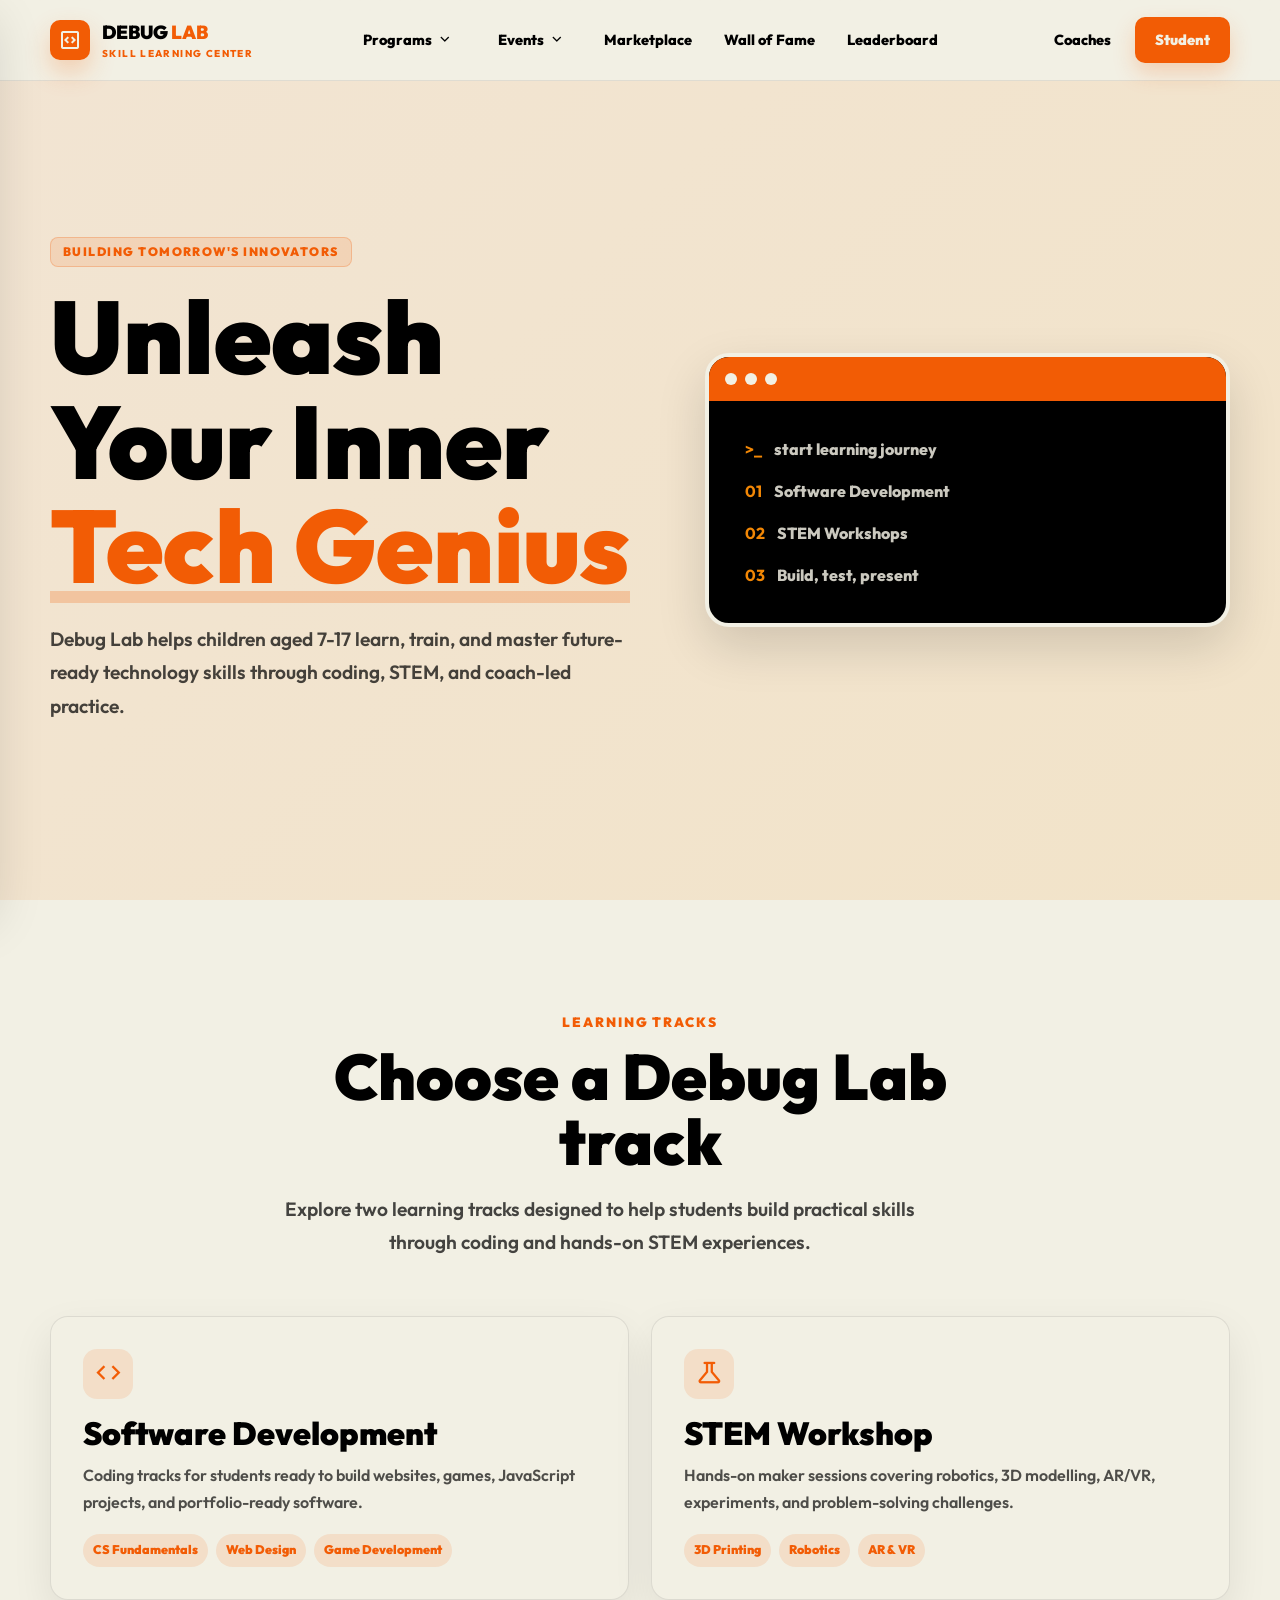
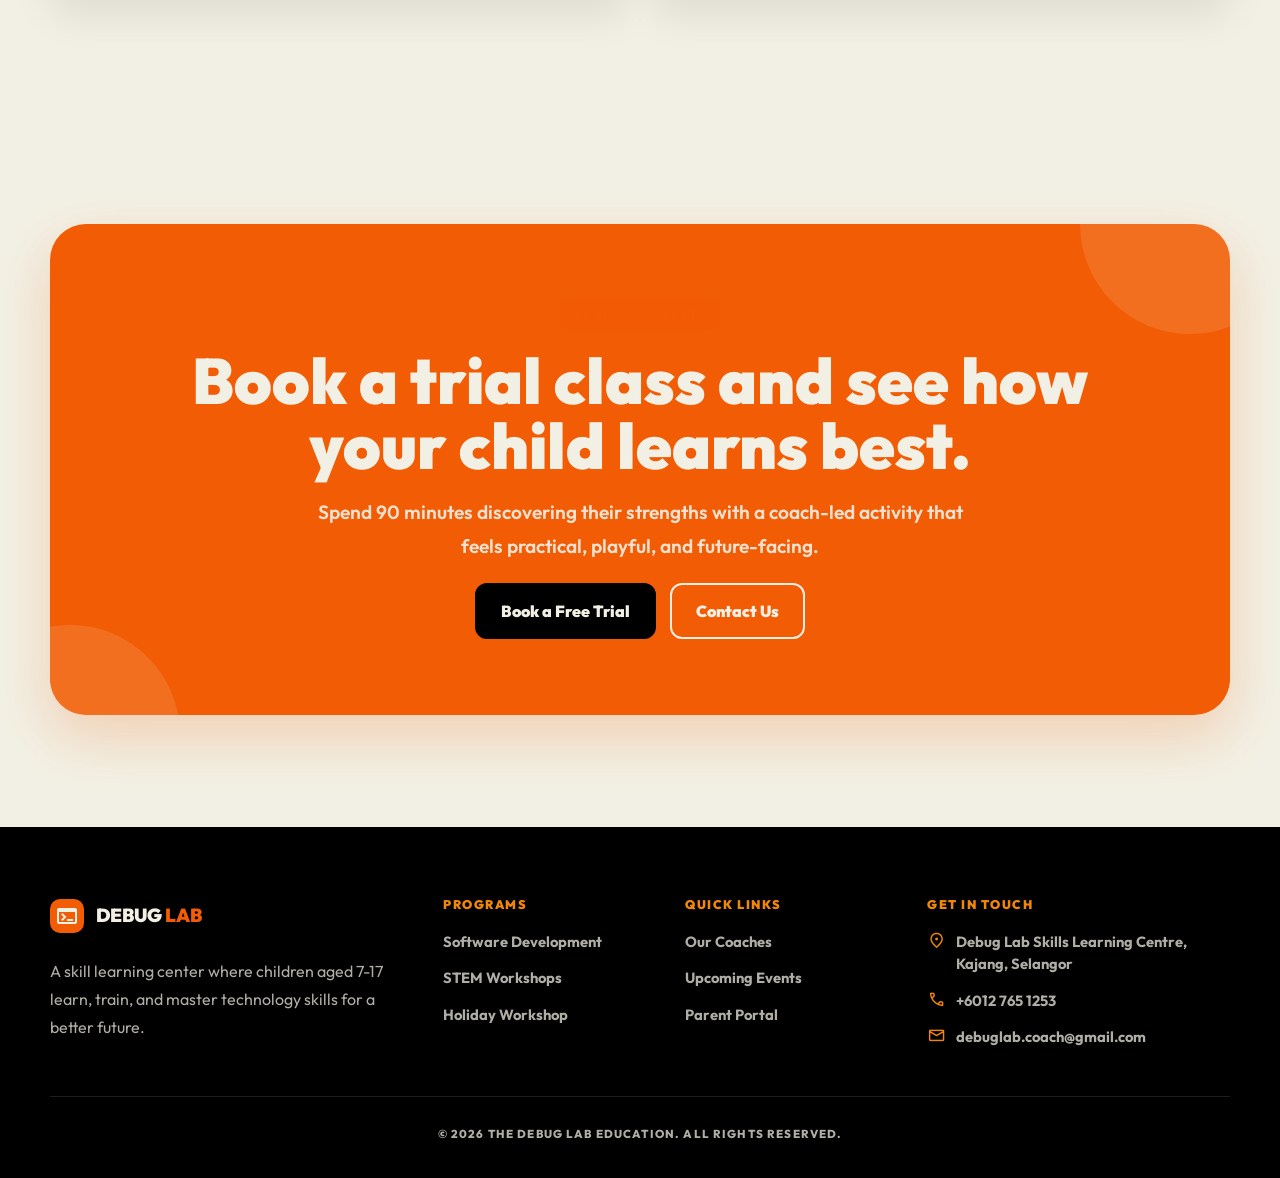
<file: index.html>
<!DOCTYPE html>
<html lang="en">
  <head>
    <meta charset="UTF-8" />
    <meta name="viewport" content="width=device-width, initial-scale=1.0" />
    <meta name="description" content="Debug Lab skill learning center pages for software development and STEM workshops." />
    <title>Debug Lab | Skill Learning Center</title>
    <link rel="preconnect" href="https://fonts.googleapis.com" />
    <link rel="preconnect" href="https://fonts.gstatic.com" crossorigin />
    <link href="https://fonts.googleapis.com/css2?family=Outfit:wght@400;500;600;700;800;900&display=swap" rel="stylesheet" />
    <link href="https://fonts.googleapis.com/css2?family=Material+Symbols+Outlined:wght@400;600;700&display=swap" rel="stylesheet" />
    <link rel="stylesheet" href="assets/css/style.css" />
  </head>
  <body>
    <div class="mobile-overlay" data-menu-overlay></div>
    <aside class="mobile-drawer" aria-label="Mobile navigation">
      <div class="drawer-head">
        <a class="brand" href="index.html" aria-label="Debug Lab home">
          <span class="brand-mark material-symbols-outlined" aria-hidden="true">code_blocks</span>
          <span>
            <strong class="brand-title">DEBUG <span>LAB</span></strong>
            <span class="brand-kicker">Skill Learning Center</span>
          </span>
        </a>
        <button class="drawer-close" type="button" data-menu-close aria-label="Close menu">
          <span class="material-symbols-outlined" aria-hidden="true">close</span>
        </button>
      </div>
      <nav class="drawer-nav" aria-label="Mobile primary">
        <div class="drawer-section">
          <button class="drawer-toggle" type="button" data-drawer-toggle aria-expanded="false" aria-controls="mobile-programs">
            Programs
            <span class="material-symbols-outlined" aria-hidden="true">chevron_right</span>
          </button>
          <div class="drawer-submenu" id="mobile-programs">
            <a class="drawer-link" href="index.html"><span class="material-symbols-outlined" aria-hidden="true">precision_manufacturing</span>Holiday Workshop</a>
            <a class="drawer-link" href="software-development.html"><span class="material-symbols-outlined" aria-hidden="true">code</span>Software Development</a>
            <a class="drawer-link" href="stem-workshop.html"><span class="material-symbols-outlined" aria-hidden="true">science</span>STEM Workshops</a>
          </div>
        </div>
        <a class="drawer-link" href="https://www.thedebuglab.com/debug/coder/marketplace.php"><span class="material-symbols-outlined" aria-hidden="true">storefront</span>Marketplace</a>
        <a class="drawer-link" href="https://www.thedebuglab.com/debug/coder/walloffame.php"><span class="material-symbols-outlined" aria-hidden="true">workspace_premium</span>Wall of Fame</a>
        <a class="drawer-link" href="https://www.thedebuglab.com/debug/coder/leaderboard.php"><span class="material-symbols-outlined" aria-hidden="true">leaderboard</span>Leaderboard</a>
      </nav>
      <div class="drawer-actions">
        <a class="coach-link" href="https://www.thedebuglab.com/debug/coach/login.php">Coaches</a>
        <a class="student-button" href="https://www.thedebuglab.com/debug/search.php">Student</a>
      </div>
    </aside>

    <header class="site-header">
      <div class="nav-shell">
        <a class="brand" href="index.html" aria-label="Debug Lab home">
          <span class="brand-mark material-symbols-outlined" aria-hidden="true">code_blocks</span>
          <span>
            <strong class="brand-title">DEBUG <span>LAB</span></strong>
            <span class="brand-kicker">Skill Learning Center</span>
          </span>
        </a>
        <nav class="desktop-nav" aria-label="Primary navigation">
          <div class="nav-group">
            <button class="nav-trigger" type="button">
              Programs
              <span class="material-symbols-outlined" aria-hidden="true">expand_more</span>
            </button>
            <div class="nav-dropdown">
              <a class="dropdown-link" href="index.html">
                <span class="dropdown-icon material-symbols-outlined" aria-hidden="true">precision_manufacturing</span>
                <span class="dropdown-text">Holiday Workshop</span>
              </a>
              <a class="dropdown-link" href="software-development.html">
                <span class="dropdown-icon material-symbols-outlined" aria-hidden="true">code</span>
                <span class="dropdown-text">Software Development</span>
              </a>
              <a class="dropdown-link" href="stem-workshop.html">
                <span class="dropdown-icon material-symbols-outlined" aria-hidden="true">science</span>
                <span class="dropdown-text">STEM Workshops</span>
              </a>
            </div>
          </div>
          <div class="nav-group">
            <button class="nav-trigger" type="button">
              Events
              <span class="material-symbols-outlined" aria-hidden="true">expand_more</span>
            </button>
            <div class="nav-dropdown">
              <a class="dropdown-link" href="https://www.thedebuglab.com/debug/index.html">
                <span class="dropdown-icon material-symbols-outlined" aria-hidden="true">calendar_month</span>
                <span class="dropdown-text">Upcoming Events</span>
              </a>
              <a class="dropdown-link" href="https://www.thedebuglab.com/debug/index.html">
                <span class="dropdown-icon material-symbols-outlined" aria-hidden="true">trophy</span>
                <span class="dropdown-text">Competitions</span>
              </a>
            </div>
          </div>
          <a class="nav-link" href="https://www.thedebuglab.com/debug/coder/marketplace.php">Marketplace</a>
          <a class="nav-link" href="https://www.thedebuglab.com/debug/coder/walloffame.php">Wall of Fame</a>
          <a class="nav-link" href="https://www.thedebuglab.com/debug/coder/leaderboard.php">Leaderboard</a>
        </nav>
        <div class="nav-actions">
          <a class="coach-link" href="https://www.thedebuglab.com/debug/coach/login.php">Coaches</a>
          <a class="student-button" href="https://www.thedebuglab.com/debug/search.php">Student</a>
          <button class="menu-button" type="button" data-menu-open aria-label="Open menu" aria-expanded="false">
            <span class="material-symbols-outlined" aria-hidden="true">menu</span>
          </button>
        </div>
      </div>
    </header>

    <main class="page">
      <section class="hero">
        <div class="container hero-grid">
          <div class="hero-copy">
            <p class="eyebrow">Building Tomorrow's Innovators</p>
            <h1>Unleash Your Inner <span class="text-accent">Tech Genius</span></h1>
            <p class="lead">
              Debug Lab helps children aged 7-17 learn, train, and master future-ready technology skills through coding, STEM, and coach-led practice.
            </p>
          </div>
          <div class="hero-visual" aria-label="Debug Lab learning preview">
            <div class="hero-card">
              <div class="terminal-bar"><span class="terminal-dot"></span><span class="terminal-dot"></span><span class="terminal-dot"></span></div>
              <div class="terminal-body">
                <div class="code-line"><strong>&gt;_</strong><span>start learning journey</span></div>
                <div class="code-line"><strong>01</strong><span>Software Development</span></div>
                <div class="code-line"><strong>02</strong><span>STEM Workshops</span></div>
                <div class="code-line"><strong>03</strong><span>Build, test, present</span></div>
              </div>
            </div>
          </div>
        </div>
      </section>

      <section class="section">
        <div class="container">
          <div class="section-heading center">
            <p class="section-kicker">LEARNING TRACKS</p>
            <h2>Choose a Debug Lab track</h2>
            <p class="lead">Explore two learning tracks designed to help students build practical skills through coding and hands-on STEM experiences.</p>
          </div>
          <div class="grid grid--two">
            <a class="card track-card" href="software-development.html">
              <span class="card-icon material-symbols-outlined" aria-hidden="true">code</span>
              <h3>Software Development</h3>
              <p class="muted">Coding tracks for students ready to build websites, games, JavaScript projects, and portfolio-ready software.</p>
              <ul class="tag-list"><li>CS Fundamentals</li><li>Web Design</li><li>Game Development</li></ul>
            </a>
            <a class="card track-card" href="stem-workshop.html">
              <span class="card-icon material-symbols-outlined" aria-hidden="true">science</span>
              <h3>STEM Workshop</h3>
              <p class="muted">Hands-on maker sessions covering robotics, 3D modelling, AR/VR, experiments, and problem-solving challenges.</p>
              <ul class="tag-list"><li>3D Printing</li><li>Robotics</li><li>AR & VR</li></ul>
            </a>
          </div>
        </div>
      </section>

      <section class="section">
        <div class="container">
          <div class="cta-band">
            <p class="eyebrow">Ready to start?</p>
            <h2>Book a trial class and see how your child learns best.</h2>
            <p class="lead">Spend 90 minutes discovering their strengths with a coach-led activity that feels practical, playful, and future-facing.</p>
            <div class="button-row">
              <a class="button" href="https://forms.gle/2V9yJhV2zKYsVjnz5">Book a Free Trial</a>
              <a class="button button--secondary" href="https://wasap.my/60127651253">Contact Us</a>
            </div>
          </div>
        </div>
      </section>
    </main>

    <footer class="site-footer">
      <div class="footer-grid">
        <div>
          <div class="footer-brand">
            <span class="brand-mark material-symbols-outlined" aria-hidden="true">terminal</span>
            <strong class="brand-title">DEBUG <span>LAB</span></strong>
          </div>
          <p class="footer-copy">A skill learning center where children aged 7-17 learn, train, and master technology skills for a better future.</p>
        </div>
        <div>
          <h2 class="footer-title">Programs</h2>
          <ul class="footer-list">
            <li><a href="software-development.html">Software Development</a></li>
            <li><a href="stem-workshop.html">STEM Workshops</a></li>
            <li><a href="index.html">Holiday Workshop</a></li>
          </ul>
        </div>
        <div>
          <h2 class="footer-title">Quick Links</h2>
          <ul class="footer-list">
            <li><a href="https://www.thedebuglab.com/debug/index.html">Our Coaches</a></li>
            <li><a href="https://www.thedebuglab.com/debug/index.html">Upcoming Events</a></li>
            <li><a href="https://www.thedebuglab.com/debug/search.php">Parent Portal</a></li>
          </ul>
        </div>
        <div>
          <h2 class="footer-title">Get In Touch</h2>
          <ul class="footer-list">
            <li><span class="material-symbols-outlined" aria-hidden="true">location_on</span><span>Debug Lab Skills Learning Centre, Kajang, Selangor</span></li>
            <li><span class="material-symbols-outlined" aria-hidden="true">call</span><span>+6012 765 1253</span></li>
            <li><span class="material-symbols-outlined" aria-hidden="true">mail</span><span>debuglab.coach@gmail.com</span></li>
          </ul>
        </div>
      </div>
      <div class="footer-bottom">© 2026 The Debug Lab Education. All rights reserved.</div>
    </footer>

    <script src="assets/js/script.js"></script>
  </body>
</html>
</file>
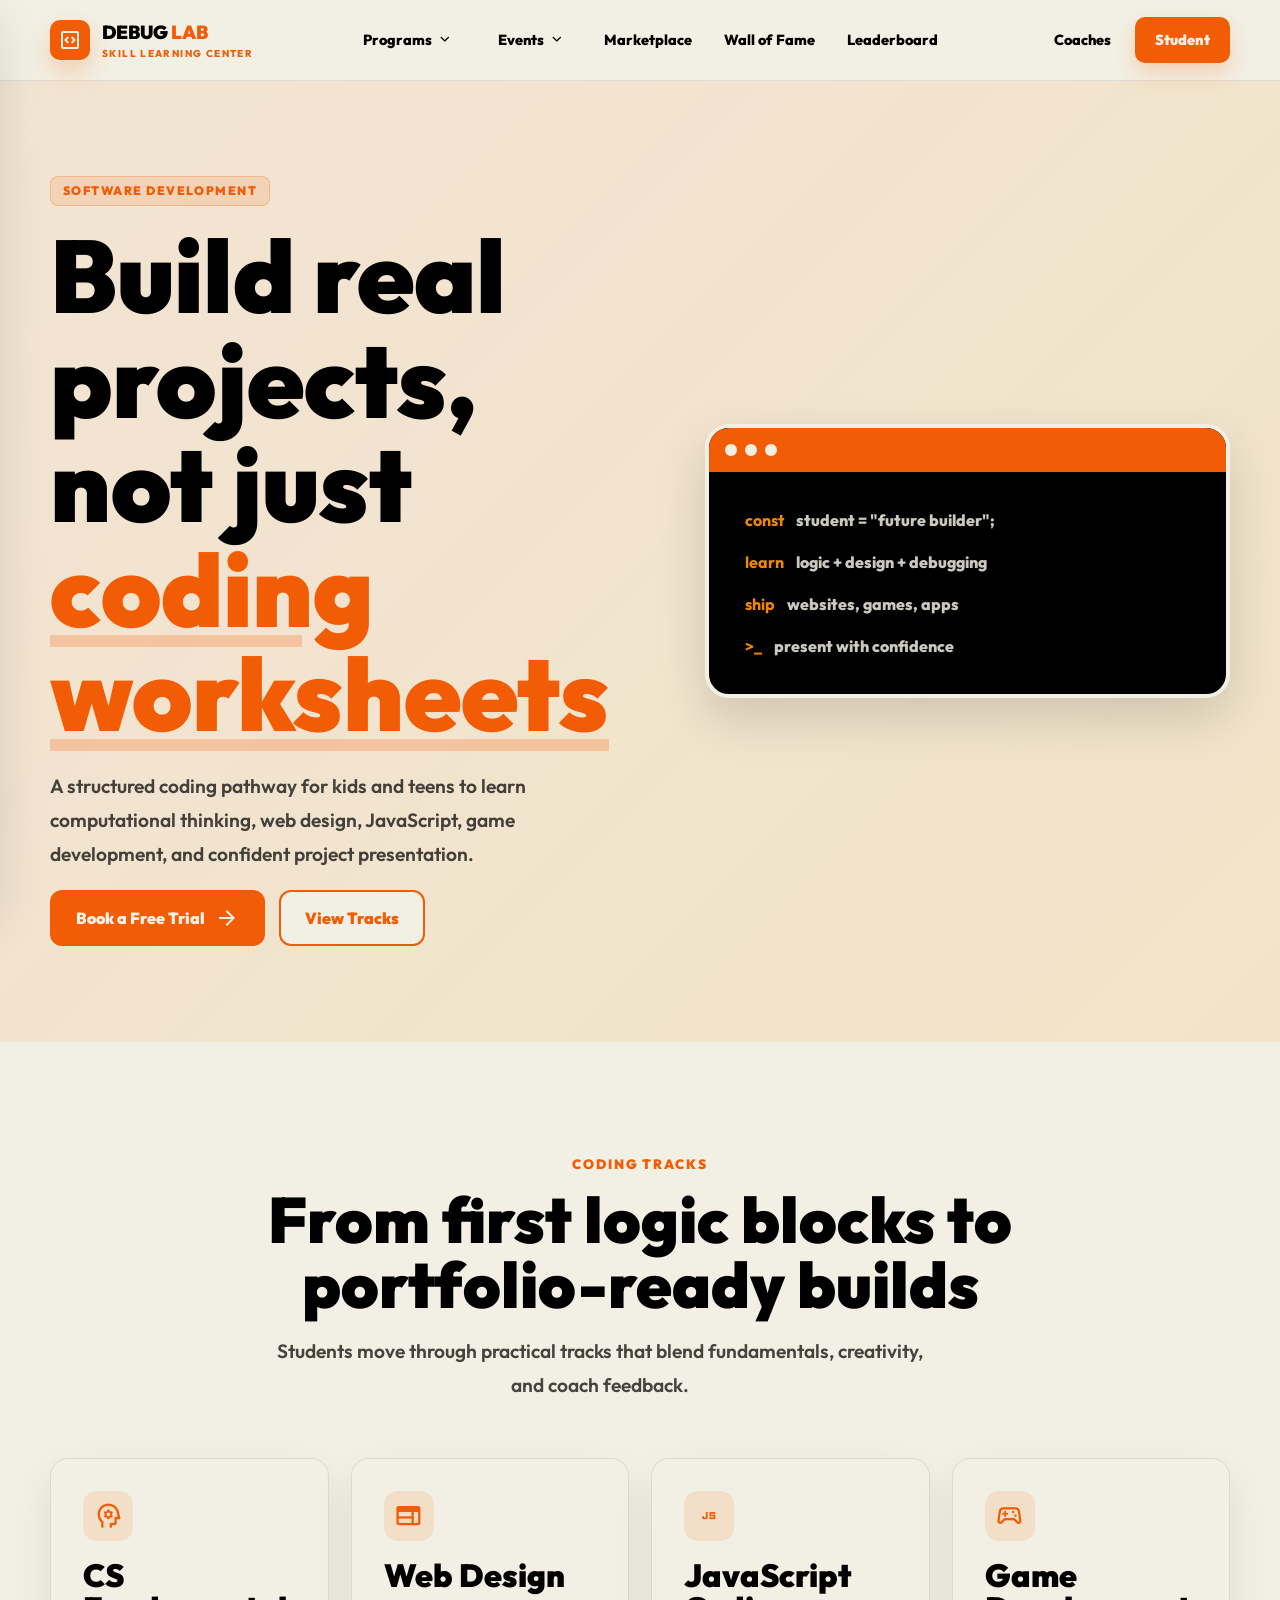
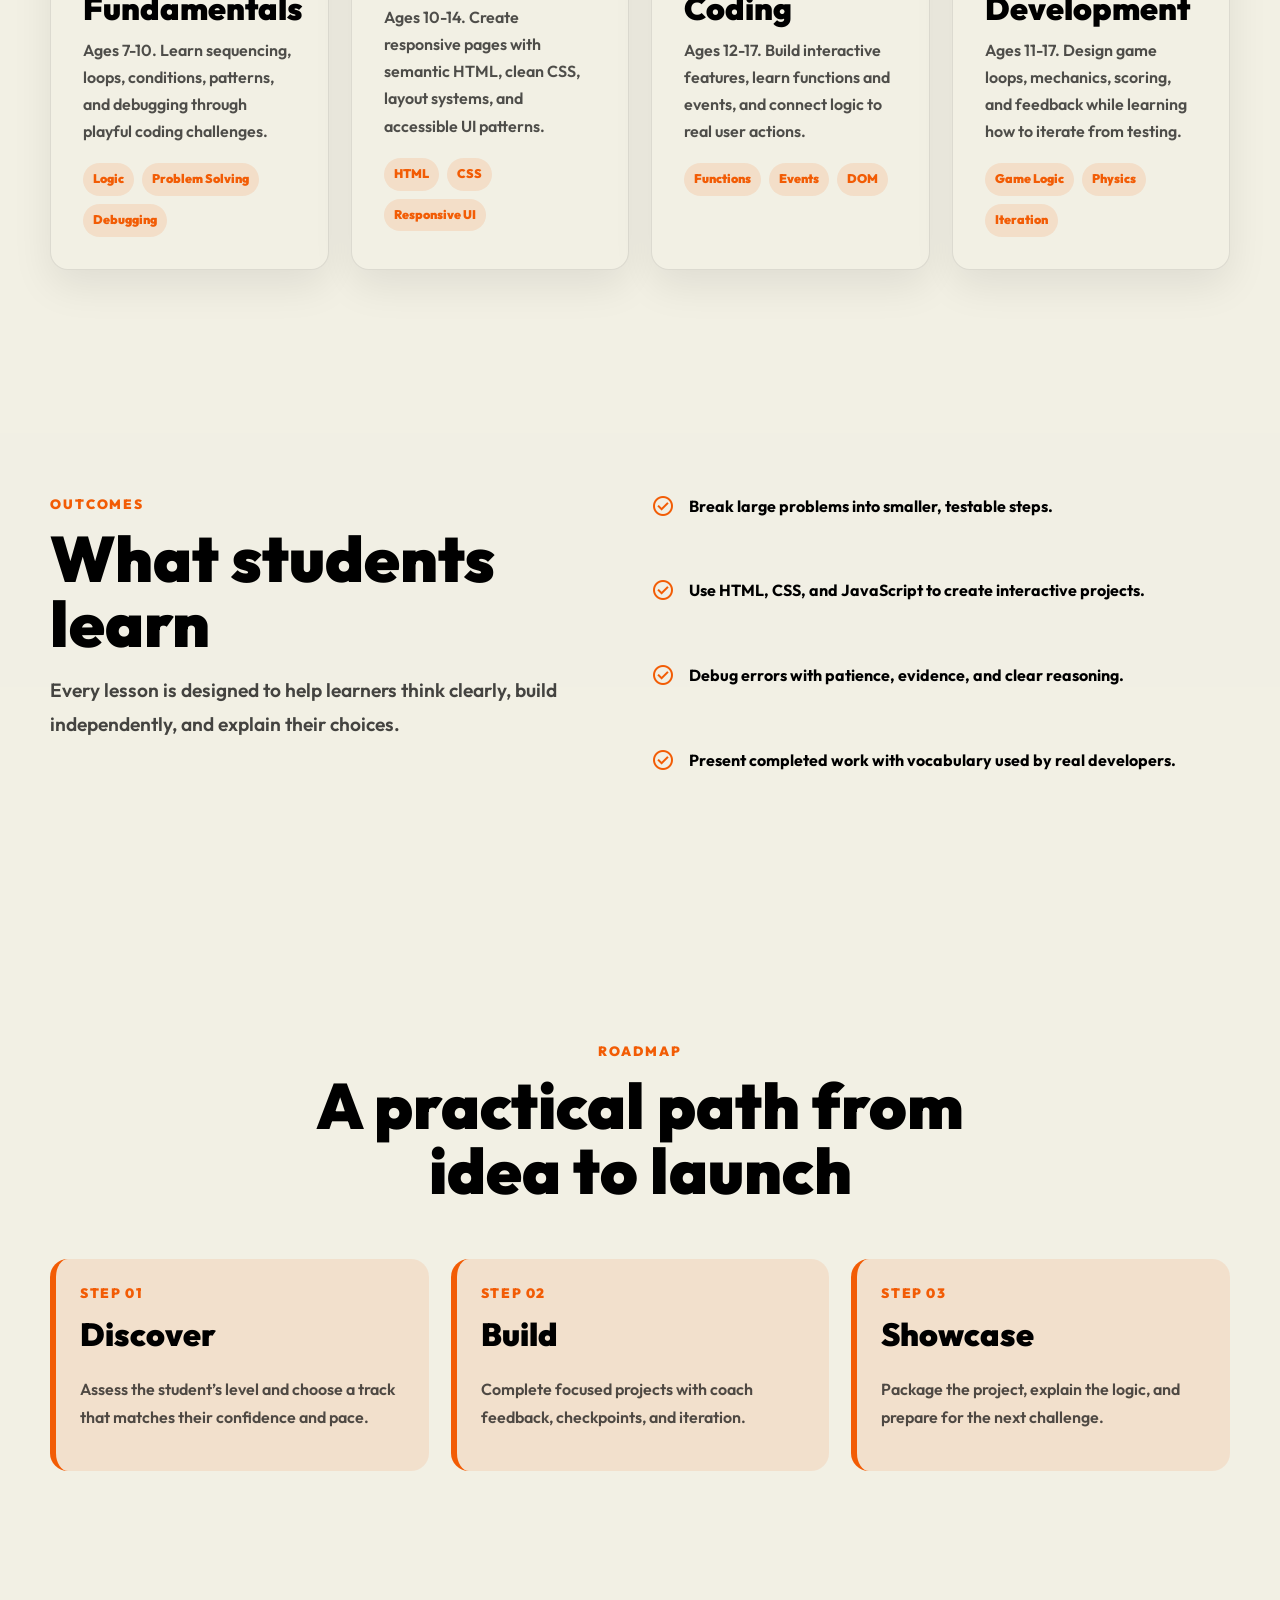
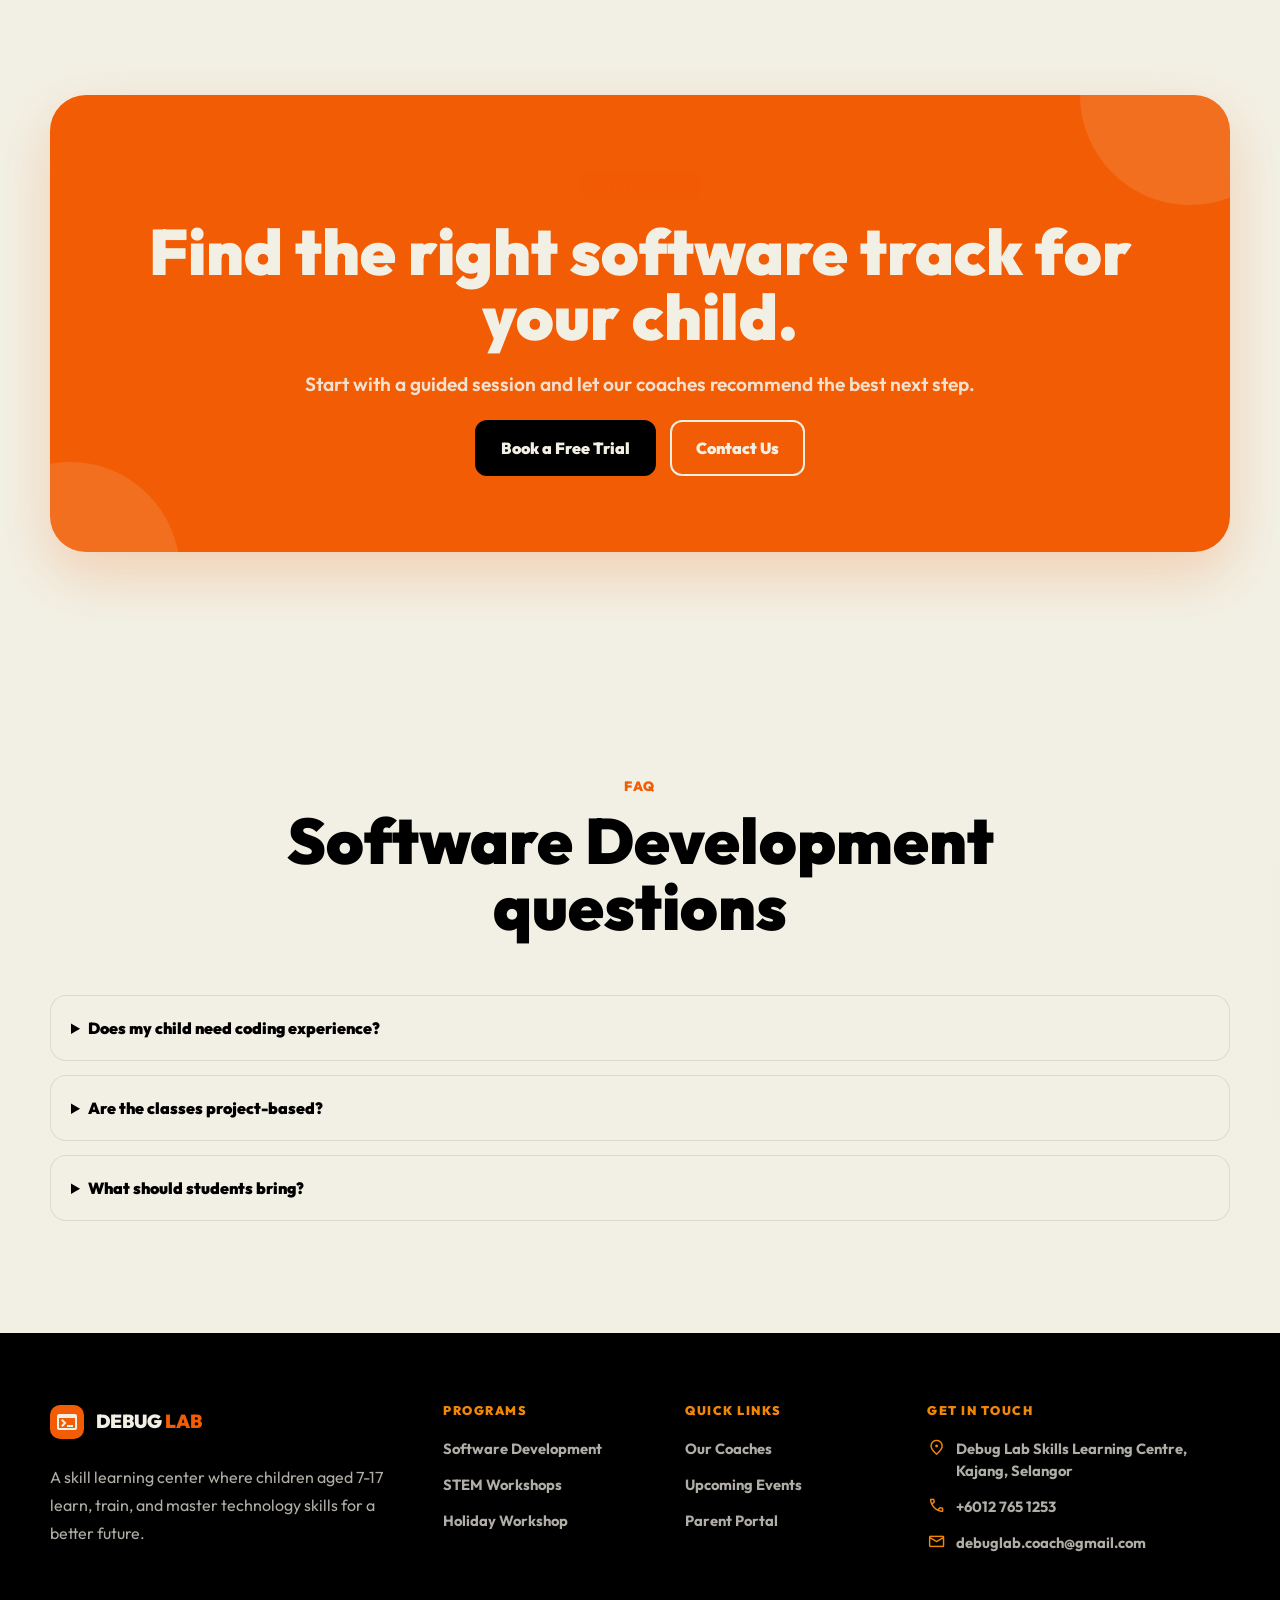
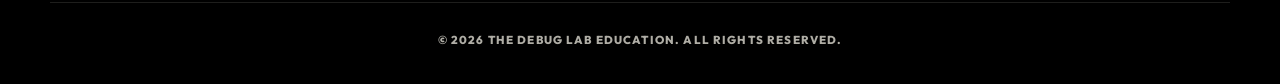
<file: software-development.html>
<!DOCTYPE html>
<html lang="en">
  <head>
    <meta charset="UTF-8" />
    <meta name="viewport" content="width=device-width, initial-scale=1.0" />
    <meta name="description" content="Debug Lab software development tracks for kids and teens aged 7-17." />
    <title>Software Development | Debug Lab</title>
    <link rel="preconnect" href="https://fonts.googleapis.com" />
    <link rel="preconnect" href="https://fonts.gstatic.com" crossorigin />
    <link href="https://fonts.googleapis.com/css2?family=Outfit:wght@400;500;600;700;800;900&display=swap" rel="stylesheet" />
    <link href="https://fonts.googleapis.com/css2?family=Material+Symbols+Outlined:wght@400;600;700&display=swap" rel="stylesheet" />
    <link rel="stylesheet" href="assets/css/style.css" />
  </head>
  <body>
    <div class="mobile-overlay" data-menu-overlay></div>
    <aside class="mobile-drawer" aria-label="Mobile navigation">
      <div class="drawer-head">
        <a class="brand" href="index.html" aria-label="Debug Lab home"><span class="brand-mark material-symbols-outlined" aria-hidden="true">code_blocks</span><span><strong class="brand-title">DEBUG <span>LAB</span></strong><span class="brand-kicker">Skill Learning Center</span></span></a>
        <button class="drawer-close" type="button" data-menu-close aria-label="Close menu"><span class="material-symbols-outlined" aria-hidden="true">close</span></button>
      </div>
      <nav class="drawer-nav" aria-label="Mobile primary">
        <div class="drawer-section">
          <button class="drawer-toggle" type="button" data-drawer-toggle aria-expanded="false" aria-controls="mobile-programs">Programs<span class="material-symbols-outlined" aria-hidden="true">chevron_right</span></button>
          <div class="drawer-submenu" id="mobile-programs">
            <a class="drawer-link" href="index.html"><span class="material-symbols-outlined" aria-hidden="true">precision_manufacturing</span>Holiday Workshop</a>
            <a class="drawer-link" href="software-development.html"><span class="material-symbols-outlined" aria-hidden="true">code</span>Software Development</a>
            <a class="drawer-link" href="stem-workshop.html"><span class="material-symbols-outlined" aria-hidden="true">science</span>STEM Workshops</a>
          </div>
        </div>
        <a class="drawer-link" href="https://www.thedebuglab.com/debug/coder/marketplace.php"><span class="material-symbols-outlined" aria-hidden="true">storefront</span>Marketplace</a>
        <a class="drawer-link" href="https://www.thedebuglab.com/debug/coder/walloffame.php"><span class="material-symbols-outlined" aria-hidden="true">workspace_premium</span>Wall of Fame</a>
        <a class="drawer-link" href="https://www.thedebuglab.com/debug/coder/leaderboard.php"><span class="material-symbols-outlined" aria-hidden="true">leaderboard</span>Leaderboard</a>
      </nav>
      <div class="drawer-actions"><a class="coach-link" href="https://www.thedebuglab.com/debug/coach/login.php">Coaches</a><a class="student-button" href="https://www.thedebuglab.com/debug/search.php">Student</a></div>
    </aside>
    <header class="site-header">
      <div class="nav-shell">
        <a class="brand" href="index.html" aria-label="Debug Lab home"><span class="brand-mark material-symbols-outlined" aria-hidden="true">code_blocks</span><span><strong class="brand-title">DEBUG <span>LAB</span></strong><span class="brand-kicker">Skill Learning Center</span></span></a>
        <nav class="desktop-nav" aria-label="Primary navigation">
          <div class="nav-group">
            <button class="nav-trigger" type="button">Programs<span class="material-symbols-outlined" aria-hidden="true">expand_more</span></button>
            <div class="nav-dropdown">
              <a class="dropdown-link" href="index.html"><span class="dropdown-icon material-symbols-outlined" aria-hidden="true">precision_manufacturing</span><span class="dropdown-text">Holiday Workshop</span></a>
              <a class="dropdown-link" href="software-development.html"><span class="dropdown-icon material-symbols-outlined" aria-hidden="true">code</span><span class="dropdown-text">Software Development</span></a>
              <a class="dropdown-link" href="stem-workshop.html"><span class="dropdown-icon material-symbols-outlined" aria-hidden="true">science</span><span class="dropdown-text">STEM Workshops</span></a>
            </div>
          </div>
          <div class="nav-group">
            <button class="nav-trigger" type="button">Events<span class="material-symbols-outlined" aria-hidden="true">expand_more</span></button>
            <div class="nav-dropdown">
              <a class="dropdown-link" href="https://www.thedebuglab.com/debug/index.html"><span class="dropdown-icon material-symbols-outlined" aria-hidden="true">calendar_month</span><span class="dropdown-text">Upcoming Events</span></a>
              <a class="dropdown-link" href="https://www.thedebuglab.com/debug/index.html"><span class="dropdown-icon material-symbols-outlined" aria-hidden="true">trophy</span><span class="dropdown-text">Competitions</span></a>
            </div>
          </div>
          <a class="nav-link" href="https://www.thedebuglab.com/debug/coder/marketplace.php">Marketplace</a><a class="nav-link" href="https://www.thedebuglab.com/debug/coder/walloffame.php">Wall of Fame</a><a class="nav-link" href="https://www.thedebuglab.com/debug/coder/leaderboard.php">Leaderboard</a>
        </nav>
        <div class="nav-actions"><a class="coach-link" href="https://www.thedebuglab.com/debug/coach/login.php">Coaches</a><a class="student-button" href="https://www.thedebuglab.com/debug/search.php">Student</a><button class="menu-button" type="button" data-menu-open aria-label="Open menu" aria-expanded="false"><span class="material-symbols-outlined" aria-hidden="true">menu</span></button></div>
      </div>
    </header>
    <main class="page">
      <section class="hero">
        <div class="container hero-grid">
          <div class="hero-copy">
            <p class="eyebrow">Software Development</p>
            <h1>Build real projects, not just <span class="text-accent">coding worksheets</span></h1>
            <p class="lead">A structured coding pathway for kids and teens to learn computational thinking, web design, JavaScript, game development, and confident project presentation.</p>
            <div class="button-row"><a class="button" href="https://forms.gle/2V9yJhV2zKYsVjnz5">Book a Free Trial<span class="material-symbols-outlined" aria-hidden="true">arrow_forward</span></a><a class="button button--secondary" href="#tracks">View Tracks</a></div>
          </div>
          <div class="hero-visual" aria-label="Software development learning preview">
            <div class="hero-card">
              <div class="terminal-bar"><span class="terminal-dot"></span><span class="terminal-dot"></span><span class="terminal-dot"></span></div>
              <div class="terminal-body">
                <div class="code-line"><strong>const</strong><span>student = "future builder";</span></div>
                <div class="code-line"><strong>learn</strong><span>logic + design + debugging</span></div>
                <div class="code-line"><strong>ship</strong><span>websites, games, apps</span></div>
                <div class="code-line"><strong>&gt;_</strong><span>present with confidence</span></div>
              </div>
            </div>
          </div>
        </div>
      </section>
      <section class="section" id="tracks">
        <div class="container">
          <div class="section-heading center"><p class="section-kicker">Coding Tracks</p><h2>From first logic blocks to portfolio-ready builds</h2><p class="lead">Students move through practical tracks that blend fundamentals, creativity, and coach feedback.</p></div>
          <div class="grid grid--cards">
            <article class="card"><span class="card-icon material-symbols-outlined" aria-hidden="true">psychology</span><h3>CS Fundamentals</h3><p class="muted">Ages 7-10. Learn sequencing, loops, conditions, patterns, and debugging through playful coding challenges.</p><ul class="tag-list"><li>Logic</li><li>Problem Solving</li><li>Debugging</li></ul></article>
            <article class="card"><span class="card-icon material-symbols-outlined" aria-hidden="true">web</span><h3>Web Design</h3><p class="muted">Ages 10-14. Create responsive pages with semantic HTML, clean CSS, layout systems, and accessible UI patterns.</p><ul class="tag-list"><li>HTML</li><li>CSS</li><li>Responsive UI</li></ul></article>
            <article class="card"><span class="card-icon material-symbols-outlined" aria-hidden="true">javascript</span><h3>JavaScript Coding</h3><p class="muted">Ages 12-17. Build interactive features, learn functions and events, and connect logic to real user actions.</p><ul class="tag-list"><li>Functions</li><li>Events</li><li>DOM</li></ul></article>
            <article class="card"><span class="card-icon material-symbols-outlined" aria-hidden="true">sports_esports</span><h3>Game Development</h3><p class="muted">Ages 11-17. Design game loops, mechanics, scoring, and feedback while learning how to iterate from testing.</p><ul class="tag-list"><li>Game Logic</li><li>Physics</li><li>Iteration</li></ul></article>
          </div>
        </div>
      </section>
      <section class="section section--cream">
        <div class="container grid grid--two">
          <div class="section-heading"><p class="section-kicker">Outcomes</p><h2>What students learn</h2><p class="lead">Every lesson is designed to help learners think clearly, build independently, and explain their choices.</p></div>
          <ul class="feature-list">
            <li><span class="material-symbols-outlined" aria-hidden="true">check_circle</span><span>Break large problems into smaller, testable steps.</span></li>
            <li><span class="material-symbols-outlined" aria-hidden="true">check_circle</span><span>Use HTML, CSS, and JavaScript to create interactive projects.</span></li>
            <li><span class="material-symbols-outlined" aria-hidden="true">check_circle</span><span>Debug errors with patience, evidence, and clear reasoning.</span></li>
            <li><span class="material-symbols-outlined" aria-hidden="true">check_circle</span><span>Present completed work with vocabulary used by real developers.</span></li>
          </ul>
        </div>
      </section>
      <section class="section">
        <div class="container">
          <div class="section-heading center"><p class="section-kicker">Roadmap</p><h2>A practical path from idea to launch</h2></div>
          <div class="grid grid--cards">
            <article class="step-card"><span class="step-number">Step 01</span><h3>Discover</h3><p class="muted">Assess the student’s level and choose a track that matches their confidence and pace.</p></article>
            <article class="step-card"><span class="step-number">Step 02</span><h3>Build</h3><p class="muted">Complete focused projects with coach feedback, checkpoints, and iteration.</p></article>
            <article class="step-card"><span class="step-number">Step 03</span><h3>Showcase</h3><p class="muted">Package the project, explain the logic, and prepare for the next challenge.</p></article>
          </div>
        </div>
      </section>
      <section class="section"><div class="container"><div class="cta-band"><p class="eyebrow">Trial Class</p><h2>Find the right software track for your child.</h2><p class="lead">Start with a guided session and let our coaches recommend the best next step.</p><div class="button-row"><a class="button" href="https://forms.gle/2V9yJhV2zKYsVjnz5">Book a Free Trial</a><a class="button button--secondary" href="https://wasap.my/60127651253">Contact Us</a></div></div></div></section>
      <section class="section section--cream">
        <div class="container">
          <div class="section-heading center"><p class="section-kicker">FAQ</p><h2>Software Development questions</h2></div>
          <div class="faq-list">
            <details class="faq-item"><summary>Does my child need coding experience?</summary><p>No. Students can begin with fundamentals and progress into web, JavaScript, and game projects when they are ready.</p></details>
            <details class="faq-item"><summary>Are the classes project-based?</summary><p>Yes. The track focuses on building visible projects so students can connect concepts to outcomes.</p></details>
            <details class="faq-item"><summary>What should students bring?</summary><p>A laptop is recommended for full coding sessions. The coach can advise based on the selected track.</p></details>
          </div>
        </div>
      </section>
    </main>
    <footer class="site-footer">
      <div class="footer-grid">
        <div><div class="footer-brand"><span class="brand-mark material-symbols-outlined" aria-hidden="true">terminal</span><strong class="brand-title">DEBUG <span>LAB</span></strong></div><p class="footer-copy">A skill learning center where children aged 7-17 learn, train, and master technology skills for a better future.</p></div>
        <div><h2 class="footer-title">Programs</h2><ul class="footer-list"><li><a href="software-development.html">Software Development</a></li><li><a href="stem-workshop.html">STEM Workshops</a></li><li><a href="index.html">Holiday Workshop</a></li></ul></div>
        <div><h2 class="footer-title">Quick Links</h2><ul class="footer-list"><li><a href="https://www.thedebuglab.com/debug/index.html">Our Coaches</a></li><li><a href="https://www.thedebuglab.com/debug/index.html">Upcoming Events</a></li><li><a href="https://www.thedebuglab.com/debug/search.php">Parent Portal</a></li></ul></div>
        <div><h2 class="footer-title">Get In Touch</h2><ul class="footer-list"><li><span class="material-symbols-outlined" aria-hidden="true">location_on</span><span>Debug Lab Skills Learning Centre, Kajang, Selangor</span></li><li><span class="material-symbols-outlined" aria-hidden="true">call</span><span>+6012 765 1253</span></li><li><span class="material-symbols-outlined" aria-hidden="true">mail</span><span>debuglab.coach@gmail.com</span></li></ul></div>
      </div>
      <div class="footer-bottom">© 2026 The Debug Lab Education. All rights reserved.</div>
    </footer>
    <script src="assets/js/script.js"></script>
  </body>
</html>
</file>
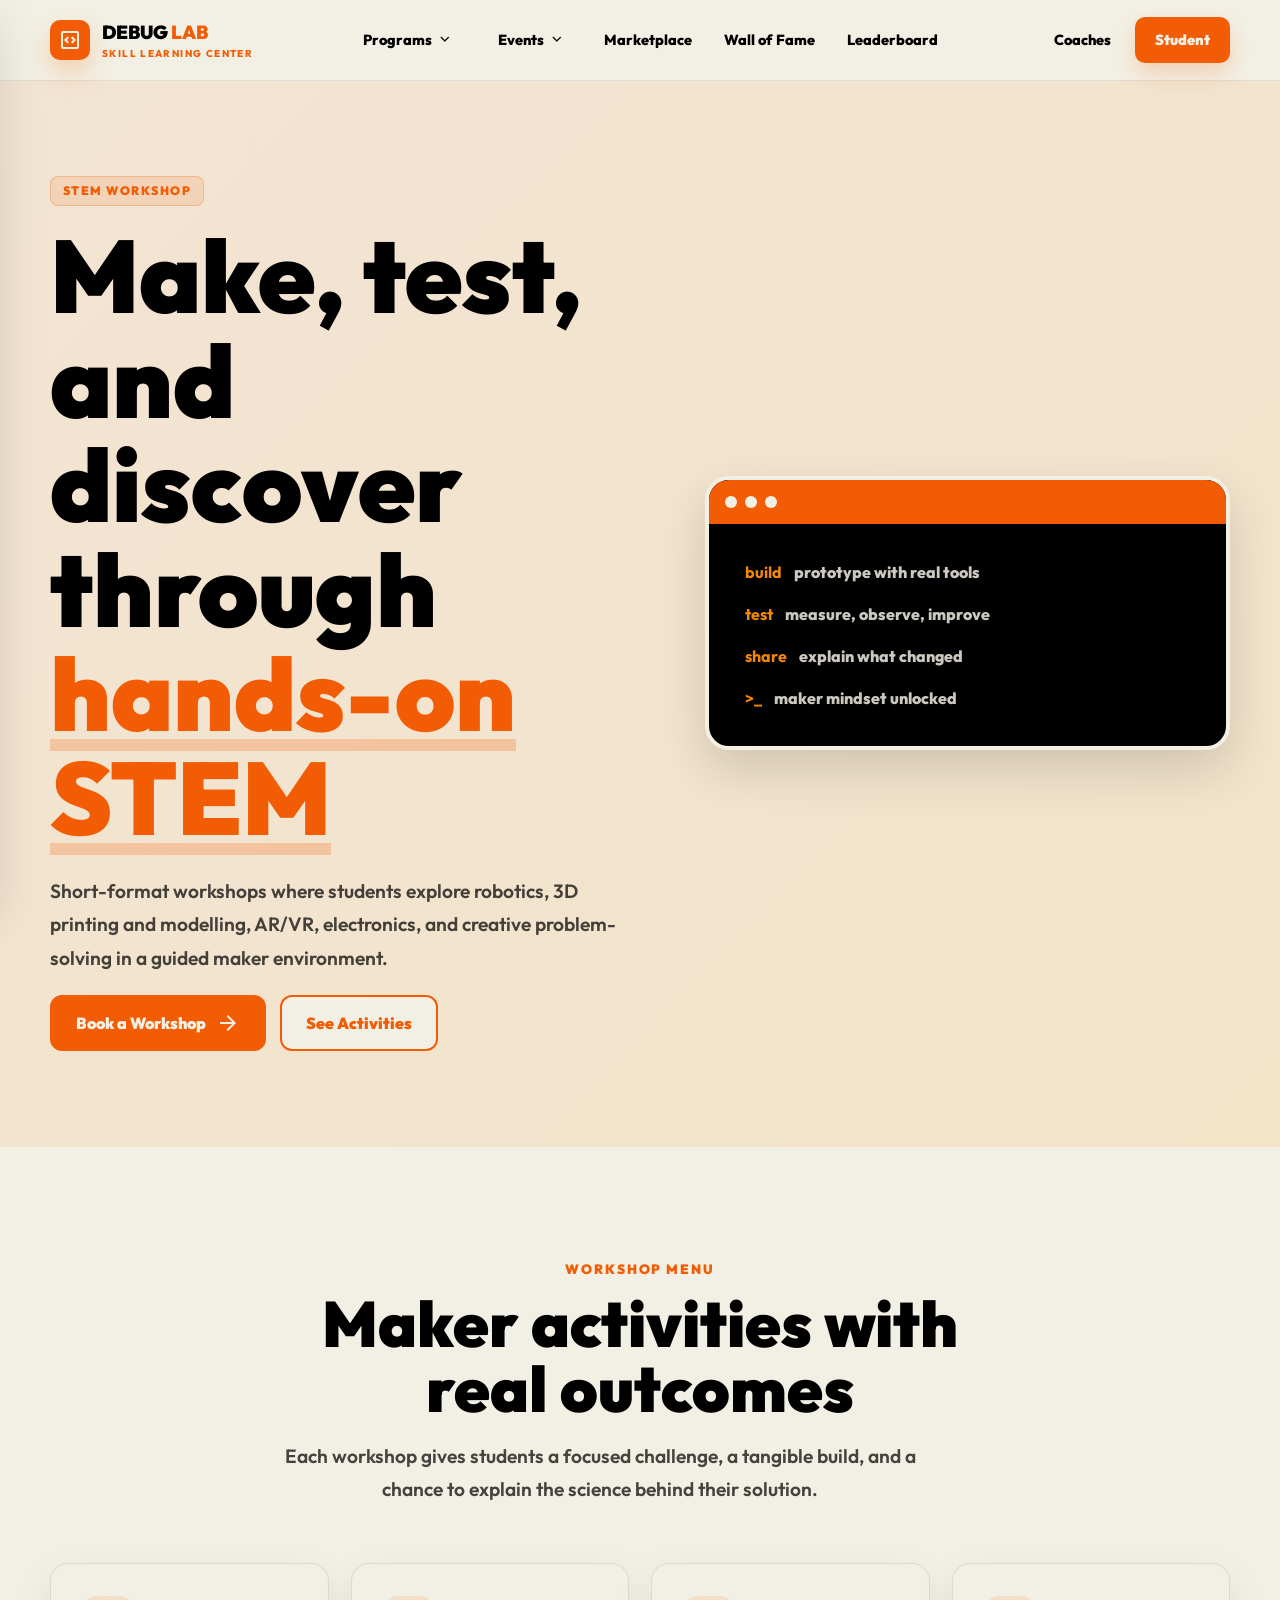
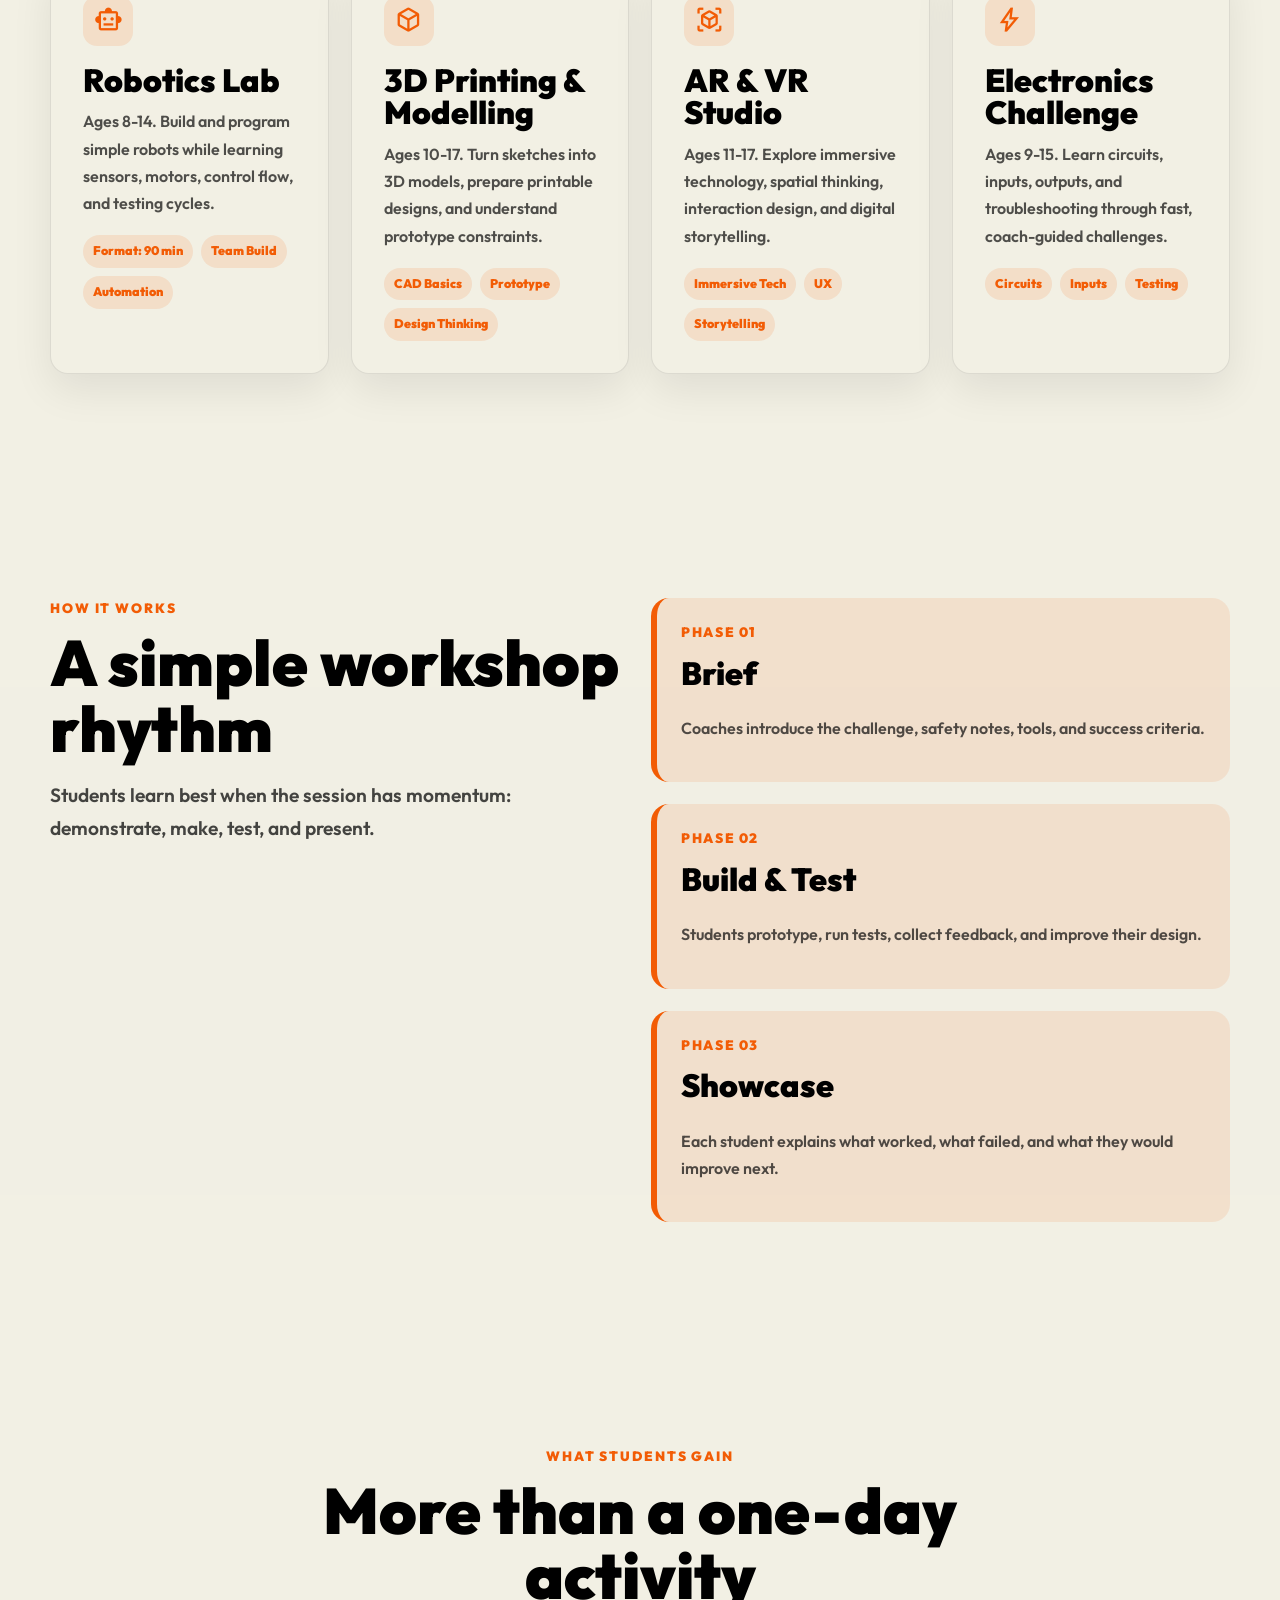
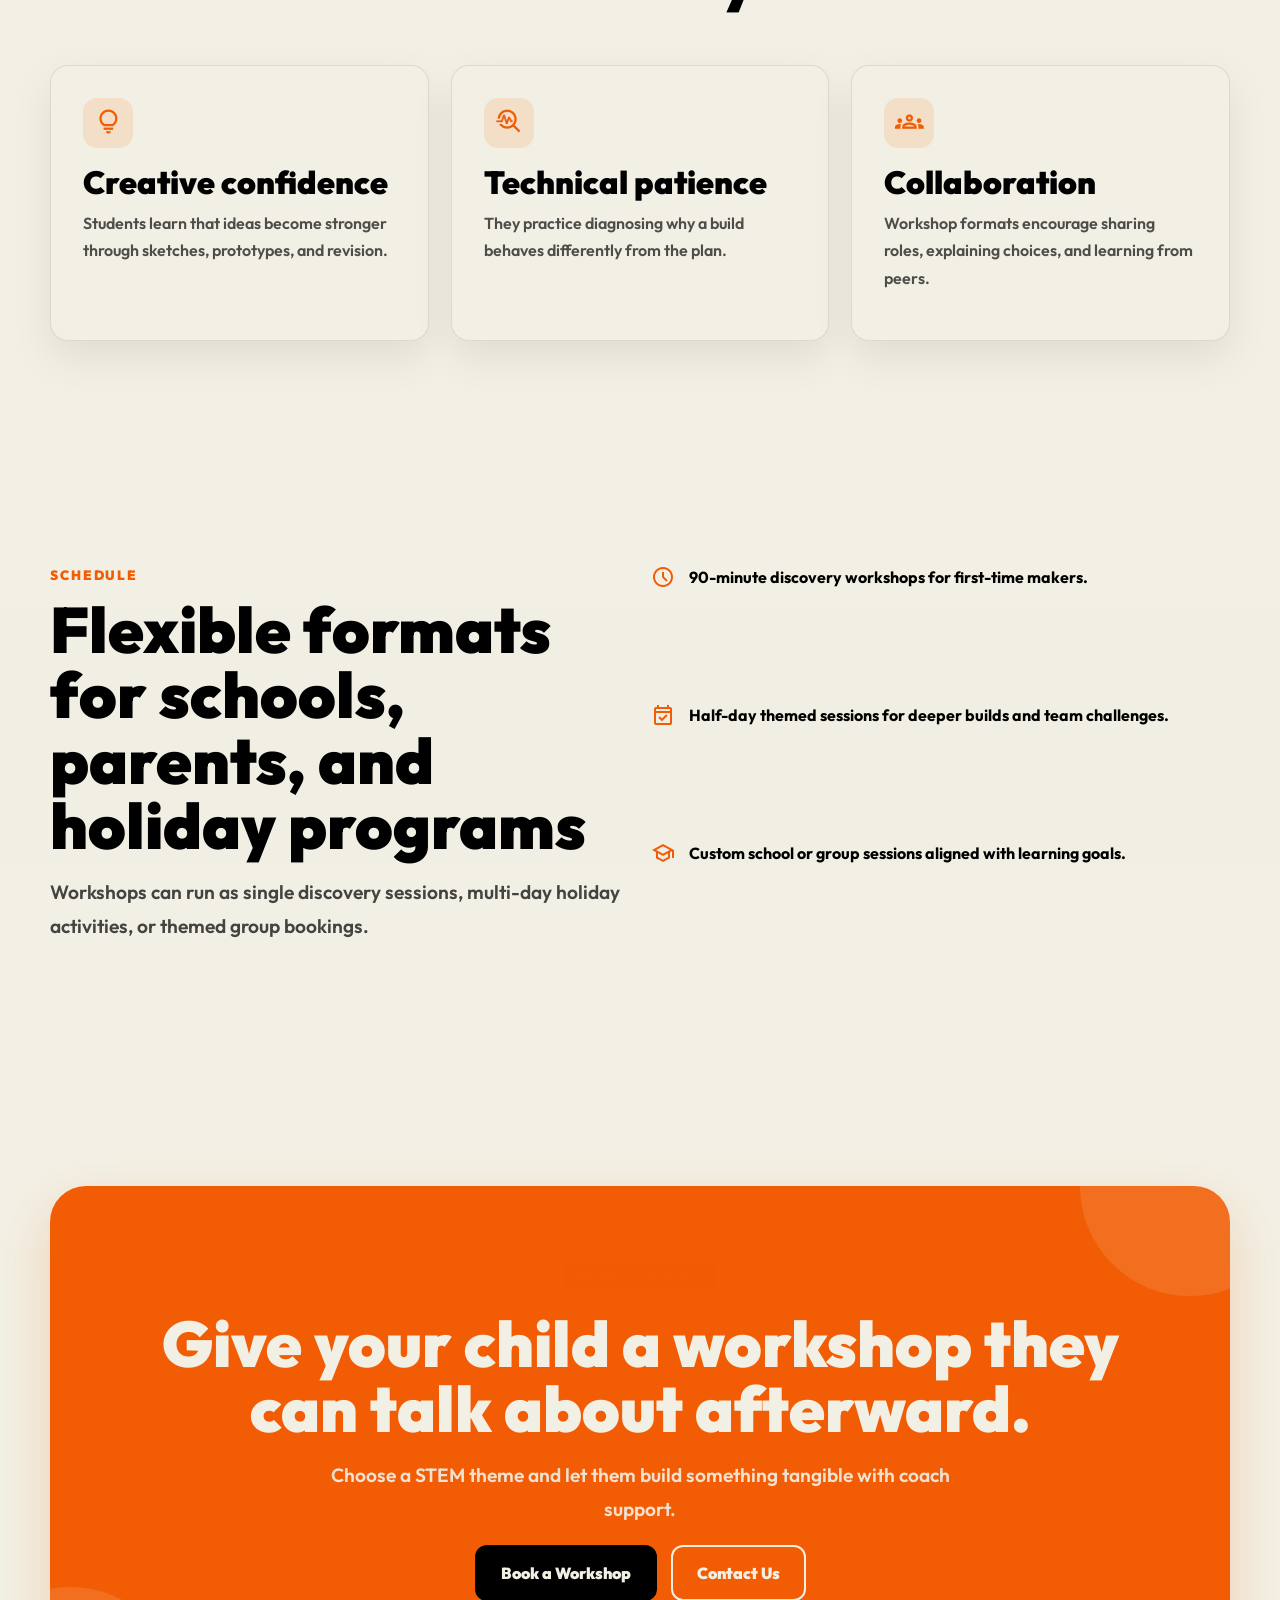
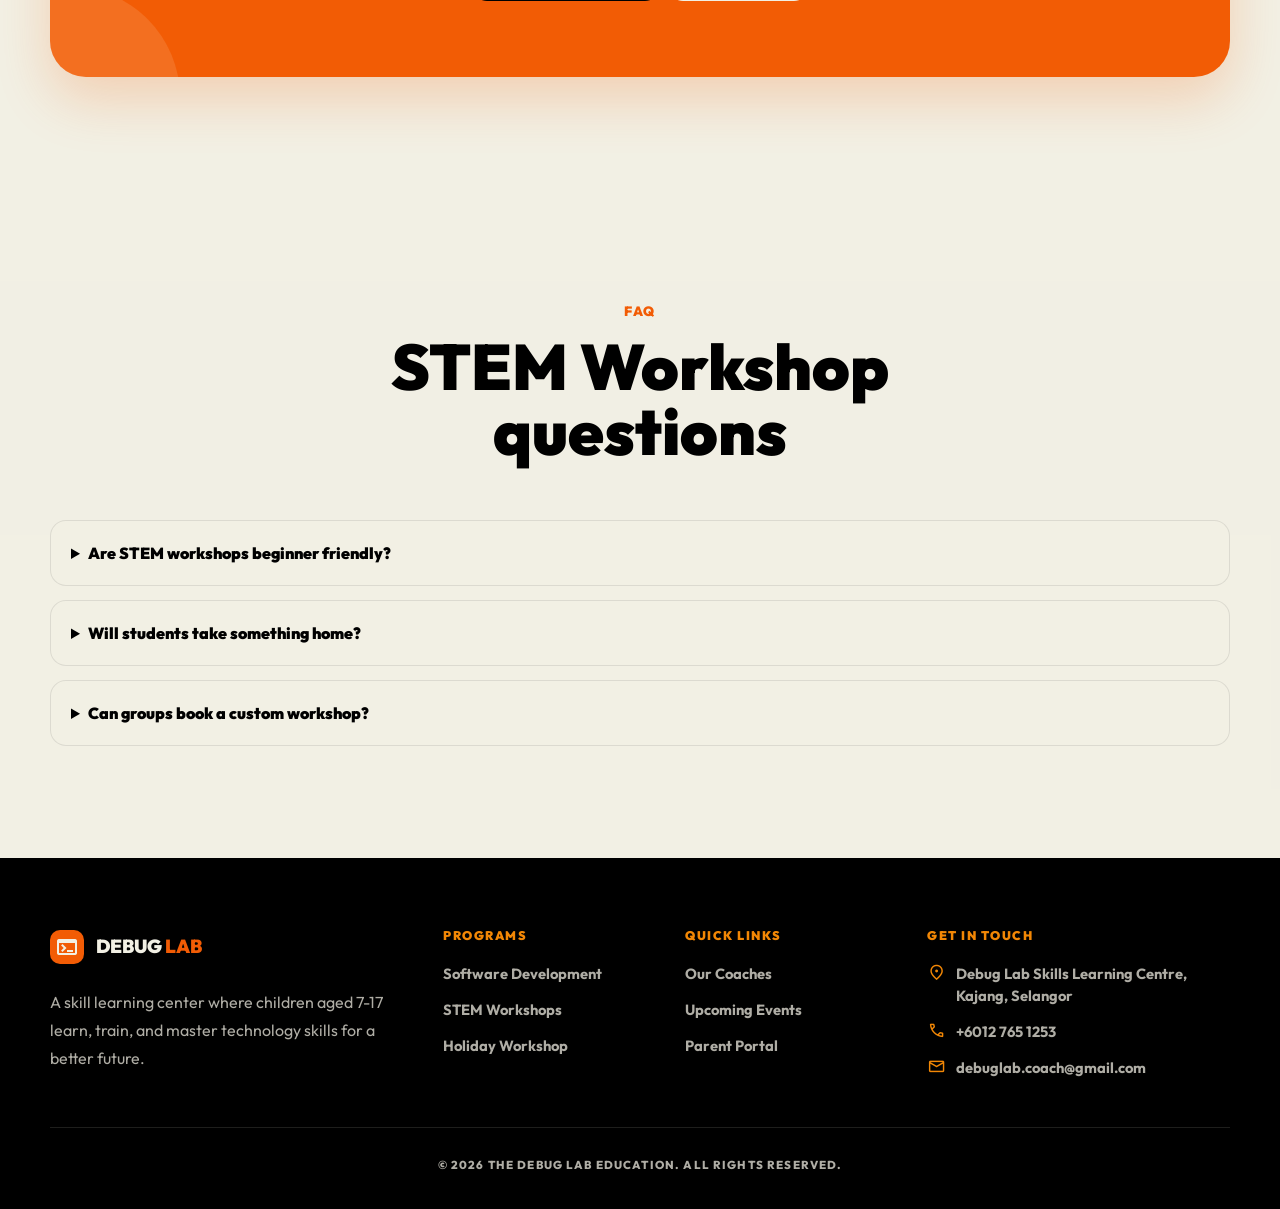
<file: stem-workshop.html>
<!DOCTYPE html>
<html lang="en">
  <head>
    <meta charset="UTF-8" />
    <meta name="viewport" content="width=device-width, initial-scale=1.0" />
    <meta name="description" content="Debug Lab STEM workshops for robotics, 3D printing, AR, VR, and maker learning." />
    <title>STEM Workshop | Debug Lab</title>
    <link rel="preconnect" href="https://fonts.googleapis.com" />
    <link rel="preconnect" href="https://fonts.gstatic.com" crossorigin />
    <link href="https://fonts.googleapis.com/css2?family=Outfit:wght@400;500;600;700;800;900&display=swap" rel="stylesheet" />
    <link href="https://fonts.googleapis.com/css2?family=Material+Symbols+Outlined:wght@400;600;700&display=swap" rel="stylesheet" />
    <link rel="stylesheet" href="assets/css/style.css" />
  </head>
  <body>
    <div class="mobile-overlay" data-menu-overlay></div>
    <aside class="mobile-drawer" aria-label="Mobile navigation">
      <div class="drawer-head">
        <a class="brand" href="index.html" aria-label="Debug Lab home"><span class="brand-mark material-symbols-outlined" aria-hidden="true">code_blocks</span><span><strong class="brand-title">DEBUG <span>LAB</span></strong><span class="brand-kicker">Skill Learning Center</span></span></a>
        <button class="drawer-close" type="button" data-menu-close aria-label="Close menu"><span class="material-symbols-outlined" aria-hidden="true">close</span></button>
      </div>
      <nav class="drawer-nav" aria-label="Mobile primary">
        <div class="drawer-section">
          <button class="drawer-toggle" type="button" data-drawer-toggle aria-expanded="false" aria-controls="mobile-programs">Programs<span class="material-symbols-outlined" aria-hidden="true">chevron_right</span></button>
          <div class="drawer-submenu" id="mobile-programs">
            <a class="drawer-link" href="index.html"><span class="material-symbols-outlined" aria-hidden="true">precision_manufacturing</span>Holiday Workshop</a>
            <a class="drawer-link" href="software-development.html"><span class="material-symbols-outlined" aria-hidden="true">code</span>Software Development</a>
            <a class="drawer-link" href="stem-workshop.html"><span class="material-symbols-outlined" aria-hidden="true">science</span>STEM Workshops</a>
          </div>
        </div>
        <a class="drawer-link" href="https://www.thedebuglab.com/debug/coder/marketplace.php"><span class="material-symbols-outlined" aria-hidden="true">storefront</span>Marketplace</a>
        <a class="drawer-link" href="https://www.thedebuglab.com/debug/coder/walloffame.php"><span class="material-symbols-outlined" aria-hidden="true">workspace_premium</span>Wall of Fame</a>
        <a class="drawer-link" href="https://www.thedebuglab.com/debug/coder/leaderboard.php"><span class="material-symbols-outlined" aria-hidden="true">leaderboard</span>Leaderboard</a>
      </nav>
      <div class="drawer-actions"><a class="coach-link" href="https://www.thedebuglab.com/debug/coach/login.php">Coaches</a><a class="student-button" href="https://www.thedebuglab.com/debug/search.php">Student</a></div>
    </aside>
    <header class="site-header">
      <div class="nav-shell">
        <a class="brand" href="index.html" aria-label="Debug Lab home"><span class="brand-mark material-symbols-outlined" aria-hidden="true">code_blocks</span><span><strong class="brand-title">DEBUG <span>LAB</span></strong><span class="brand-kicker">Skill Learning Center</span></span></a>
        <nav class="desktop-nav" aria-label="Primary navigation">
          <div class="nav-group">
            <button class="nav-trigger" type="button">Programs<span class="material-symbols-outlined" aria-hidden="true">expand_more</span></button>
            <div class="nav-dropdown">
              <a class="dropdown-link" href="index.html"><span class="dropdown-icon material-symbols-outlined" aria-hidden="true">precision_manufacturing</span><span class="dropdown-text">Holiday Workshop</span></a>
              <a class="dropdown-link" href="software-development.html"><span class="dropdown-icon material-symbols-outlined" aria-hidden="true">code</span><span class="dropdown-text">Software Development</span></a>
              <a class="dropdown-link" href="stem-workshop.html"><span class="dropdown-icon material-symbols-outlined" aria-hidden="true">science</span><span class="dropdown-text">STEM Workshops</span></a>
            </div>
          </div>
          <div class="nav-group">
            <button class="nav-trigger" type="button">Events<span class="material-symbols-outlined" aria-hidden="true">expand_more</span></button>
            <div class="nav-dropdown">
              <a class="dropdown-link" href="https://www.thedebuglab.com/debug/index.html"><span class="dropdown-icon material-symbols-outlined" aria-hidden="true">calendar_month</span><span class="dropdown-text">Upcoming Events</span></a>
              <a class="dropdown-link" href="https://www.thedebuglab.com/debug/index.html"><span class="dropdown-icon material-symbols-outlined" aria-hidden="true">trophy</span><span class="dropdown-text">Competitions</span></a>
            </div>
          </div>
          <a class="nav-link" href="https://www.thedebuglab.com/debug/coder/marketplace.php">Marketplace</a><a class="nav-link" href="https://www.thedebuglab.com/debug/coder/walloffame.php">Wall of Fame</a><a class="nav-link" href="https://www.thedebuglab.com/debug/coder/leaderboard.php">Leaderboard</a>
        </nav>
        <div class="nav-actions"><a class="coach-link" href="https://www.thedebuglab.com/debug/coach/login.php">Coaches</a><a class="student-button" href="https://www.thedebuglab.com/debug/search.php">Student</a><button class="menu-button" type="button" data-menu-open aria-label="Open menu" aria-expanded="false"><span class="material-symbols-outlined" aria-hidden="true">menu</span></button></div>
      </div>
    </header>
    <main class="page">
      <section class="hero">
        <div class="container hero-grid">
          <div class="hero-copy">
            <p class="eyebrow">STEM Workshop</p>
            <h1>Make, test, and discover through <span class="text-accent">hands-on STEM</span></h1>
            <p class="lead">Short-format workshops where students explore robotics, 3D printing and modelling, AR/VR, electronics, and creative problem-solving in a guided maker environment.</p>
            <div class="button-row"><a class="button" href="https://forms.gle/2V9yJhV2zKYsVjnz5">Book a Workshop<span class="material-symbols-outlined" aria-hidden="true">arrow_forward</span></a><a class="button button--secondary" href="#workshops">See Activities</a></div>
          </div>
          <div class="hero-visual" aria-label="STEM workshop preview">
            <div class="hero-card">
              <div class="terminal-bar"><span class="terminal-dot"></span><span class="terminal-dot"></span><span class="terminal-dot"></span></div>
              <div class="terminal-body">
                <div class="code-line"><strong>build</strong><span>prototype with real tools</span></div>
                <div class="code-line"><strong>test</strong><span>measure, observe, improve</span></div>
                <div class="code-line"><strong>share</strong><span>explain what changed</span></div>
                <div class="code-line"><strong>&gt;_</strong><span>maker mindset unlocked</span></div>
              </div>
            </div>
          </div>
        </div>
      </section>
      <section class="section" id="workshops">
        <div class="container">
          <div class="section-heading center"><p class="section-kicker">Workshop Menu</p><h2>Maker activities with real outcomes</h2><p class="lead">Each workshop gives students a focused challenge, a tangible build, and a chance to explain the science behind their solution.</p></div>
          <div class="grid grid--cards">
            <article class="card"><span class="card-icon material-symbols-outlined" aria-hidden="true">smart_toy</span><h3>Robotics Lab</h3><p class="muted">Ages 8-14. Build and program simple robots while learning sensors, motors, control flow, and testing cycles.</p><ul class="tag-list"><li>Format: 90 min</li><li>Team Build</li><li>Automation</li></ul></article>
            <article class="card"><span class="card-icon material-symbols-outlined" aria-hidden="true">deployed_code</span><h3>3D Printing & Modelling</h3><p class="muted">Ages 10-17. Turn sketches into 3D models, prepare printable designs, and understand prototype constraints.</p><ul class="tag-list"><li>CAD Basics</li><li>Prototype</li><li>Design Thinking</li></ul></article>
            <article class="card"><span class="card-icon material-symbols-outlined" aria-hidden="true">view_in_ar</span><h3>AR & VR Studio</h3><p class="muted">Ages 11-17. Explore immersive technology, spatial thinking, interaction design, and digital storytelling.</p><ul class="tag-list"><li>Immersive Tech</li><li>UX</li><li>Storytelling</li></ul></article>
            <article class="card"><span class="card-icon material-symbols-outlined" aria-hidden="true">bolt</span><h3>Electronics Challenge</h3><p class="muted">Ages 9-15. Learn circuits, inputs, outputs, and troubleshooting through fast, coach-guided challenges.</p><ul class="tag-list"><li>Circuits</li><li>Inputs</li><li>Testing</li></ul></article>
          </div>
        </div>
      </section>
      <section class="section section--cream">
        <div class="container grid grid--two">
          <div class="section-heading"><p class="section-kicker">How It Works</p><h2>A simple workshop rhythm</h2><p class="lead">Students learn best when the session has momentum: demonstrate, make, test, and present.</p></div>
          <div class="grid">
            <article class="step-card"><span class="step-number">Phase 01</span><h3>Brief</h3><p class="muted">Coaches introduce the challenge, safety notes, tools, and success criteria.</p></article>
            <article class="step-card"><span class="step-number">Phase 02</span><h3>Build & Test</h3><p class="muted">Students prototype, run tests, collect feedback, and improve their design.</p></article>
            <article class="step-card"><span class="step-number">Phase 03</span><h3>Showcase</h3><p class="muted">Each student explains what worked, what failed, and what they would improve next.</p></article>
          </div>
        </div>
      </section>
      <section class="section">
        <div class="container">
          <div class="section-heading center"><p class="section-kicker">What Students Gain</p><h2>More than a one-day activity</h2></div>
          <div class="grid grid--cards">
            <article class="card"><span class="card-icon material-symbols-outlined" aria-hidden="true">lightbulb</span><h3>Creative confidence</h3><p class="muted">Students learn that ideas become stronger through sketches, prototypes, and revision.</p></article>
            <article class="card"><span class="card-icon material-symbols-outlined" aria-hidden="true">troubleshoot</span><h3>Technical patience</h3><p class="muted">They practice diagnosing why a build behaves differently from the plan.</p></article>
            <article class="card"><span class="card-icon material-symbols-outlined" aria-hidden="true">groups</span><h3>Collaboration</h3><p class="muted">Workshop formats encourage sharing roles, explaining choices, and learning from peers.</p></article>
          </div>
        </div>
      </section>
      <section class="section section--cream">
        <div class="container grid grid--two">
          <div>
            <p class="section-kicker">Schedule</p>
            <h2>Flexible formats for schools, parents, and holiday programs</h2>
            <p class="lead">Workshops can run as single discovery sessions, multi-day holiday activities, or themed group bookings.</p>
          </div>
          <ul class="feature-list">
            <li><span class="material-symbols-outlined" aria-hidden="true">schedule</span><span>90-minute discovery workshops for first-time makers.</span></li>
            <li><span class="material-symbols-outlined" aria-hidden="true">event_available</span><span>Half-day themed sessions for deeper builds and team challenges.</span></li>
            <li><span class="material-symbols-outlined" aria-hidden="true">school</span><span>Custom school or group sessions aligned with learning goals.</span></li>
          </ul>
        </div>
      </section>
      <section class="section"><div class="container"><div class="cta-band"><p class="eyebrow">Hands-on Trial</p><h2>Give your child a workshop they can talk about afterward.</h2><p class="lead">Choose a STEM theme and let them build something tangible with coach support.</p><div class="button-row"><a class="button" href="https://forms.gle/2V9yJhV2zKYsVjnz5">Book a Workshop</a><a class="button button--secondary" href="https://wasap.my/60127651253">Contact Us</a></div></div></div></section>
      <section class="section section--cream">
        <div class="container">
          <div class="section-heading center"><p class="section-kicker">FAQ</p><h2>STEM Workshop questions</h2></div>
          <div class="faq-list">
            <details class="faq-item"><summary>Are STEM workshops beginner friendly?</summary><p>Yes. Coaches introduce the tools and guide students through the build step by step.</p></details>
            <details class="faq-item"><summary>Will students take something home?</summary><p>Many sessions include a tangible prototype or digital project. The exact output depends on the selected workshop theme.</p></details>
            <details class="faq-item"><summary>Can groups book a custom workshop?</summary><p>Yes. Schools and parent groups can contact Debug Lab to discuss format, age range, and workshop goals.</p></details>
          </div>
        </div>
      </section>
    </main>
    <footer class="site-footer">
      <div class="footer-grid">
        <div><div class="footer-brand"><span class="brand-mark material-symbols-outlined" aria-hidden="true">terminal</span><strong class="brand-title">DEBUG <span>LAB</span></strong></div><p class="footer-copy">A skill learning center where children aged 7-17 learn, train, and master technology skills for a better future.</p></div>
        <div><h2 class="footer-title">Programs</h2><ul class="footer-list"><li><a href="software-development.html">Software Development</a></li><li><a href="stem-workshop.html">STEM Workshops</a></li><li><a href="index.html">Holiday Workshop</a></li></ul></div>
        <div><h2 class="footer-title">Quick Links</h2><ul class="footer-list"><li><a href="https://www.thedebuglab.com/debug/index.html">Our Coaches</a></li><li><a href="https://www.thedebuglab.com/debug/index.html">Upcoming Events</a></li><li><a href="https://www.thedebuglab.com/debug/search.php">Parent Portal</a></li></ul></div>
        <div><h2 class="footer-title">Get In Touch</h2><ul class="footer-list"><li><span class="material-symbols-outlined" aria-hidden="true">location_on</span><span>Debug Lab Skills Learning Centre, Kajang, Selangor</span></li><li><span class="material-symbols-outlined" aria-hidden="true">call</span><span>+6012 765 1253</span></li><li><span class="material-symbols-outlined" aria-hidden="true">mail</span><span>debuglab.coach@gmail.com</span></li></ul></div>
      </div>
      <div class="footer-bottom">© 2026 The Debug Lab Education. All rights reserved.</div>
    </footer>
    <script src="assets/js/script.js"></script>
  </body>
</html>
</file>
<file: assets/css/style.css>
@import url("navbar.css");

*,
*::before,
*::after {
  box-sizing: border-box;
}

html {
  scroll-behavior: smooth;
}

body {
  margin: 0;
  background: var(--paper);
  color: var(--ink);
  font-family: "Outfit", system-ui, -apple-system, BlinkMacSystemFont, "Segoe UI", sans-serif;
  font-size: 16px;
  line-height: 1.5;
}

body::before {
  content: "";
  position: fixed;
  inset: 0;
  z-index: -2;
  background-image:
    radial-gradient(rgba(242, 92, 5, 0.12) 1px, transparent 1px),
    radial-gradient(rgba(242, 135, 5, 0.12) 1px, transparent 1px);
  background-position: 0 0, 10px 10px;
  background-size: 20px 20px;
}

img,
svg {
  max-width: 100%;
  display: block;
}

a,
button {
  -webkit-tap-highlight-color: transparent;
}

:focus-visible {
  outline: 3px solid var(--amber);
  outline-offset: 3px;
}

.page {
  padding-top: var(--header-height);
}

.section {
  padding: clamp(64px, 9vw, 112px) 0;
}

.section--cream {
  background: rgba(242, 240, 228, 0.88);
}

.section--ink {
  background: var(--ink);
  color: var(--paper);
}

.container {
  width: min(100% - 32px, var(--max-width));
  margin: 0 auto;
}

.eyebrow {
  display: inline-flex;
  align-items: center;
  gap: 8px;
  margin: 0 0 18px;
  padding: 8px 12px;
  border: 1px solid rgba(242, 92, 5, 0.24);
  border-radius: 8px;
  background: rgba(242, 92, 5, 0.12);
  color: var(--orange);
  font-size: 0.76rem;
  font-weight: 900;
  letter-spacing: 0.12em;
  line-height: 1;
  text-transform: uppercase;
}

.section-heading {
  max-width: 760px;
  margin-bottom: clamp(32px, 5vw, 56px);
}

.section-heading.center {
  margin-inline: auto;
  text-align: center;
}

.section-kicker {
  margin: 0 0 12px;
  color: var(--orange);
  font-size: 0.84rem;
  font-weight: 900;
  letter-spacing: 0.14em;
  text-transform: uppercase;
}

h1,
h2,
h3,
h4,
p {
  margin-top: 0;
}

h1,
h2,
h3,
h4 {
  letter-spacing: 0;
  line-height: 1.02;
}

h1 {
  max-width: 820px;
  margin-bottom: 24px;
  font-size: clamp(3rem, 8vw, 6.7rem);
  font-weight: 900;
}

h2 {
  margin-bottom: 18px;
  font-size: clamp(2.2rem, 5vw, 4.4rem);
  font-weight: 900;
}

h3 {
  margin-bottom: 12px;
  font-size: clamp(1.35rem, 3vw, 2rem);
  font-weight: 900;
}

h4 {
  margin-bottom: 8px;
  font-size: 1.1rem;
  font-weight: 900;
}

.text-accent {
  color: var(--orange);
  text-decoration: underline;
  text-decoration-color: rgba(242, 92, 5, 0.24);
  text-decoration-thickness: 0.12em;
  text-underline-offset: 0.08em;
}

.lead {
  max-width: 680px;
  color: rgba(0, 0, 0, 0.72);
  font-size: clamp(1.05rem, 2vw, 1.2rem);
  font-weight: 600;
  line-height: 1.75;
}

.section--ink .lead,
.section--ink .muted {
  color: rgba(242, 240, 228, 0.78);
}

.muted {
  color: rgba(0, 0, 0, 0.68);
  font-weight: 600;
  line-height: 1.7;
}

.button-row {
  display: flex;
  flex-wrap: wrap;
  gap: 14px;
  align-items: center;
}

.button {
  min-height: 54px;
  display: inline-flex;
  align-items: center;
  justify-content: center;
  gap: 10px;
  padding: 14px 24px;
  border: 2px solid var(--orange);
  border-radius: 12px;
  background: var(--orange);
  color: var(--paper);
  font-weight: 900;
  text-decoration: none;
  transition: transform 180ms ease, background 180ms ease, color 180ms ease;
}

.button:hover,
.button:focus-visible {
  background: var(--flame);
  border-color: var(--flame);
  transform: translateY(-1px);
}

.button--secondary {
  background: var(--paper);
  color: var(--orange);
}

.button--secondary:hover,
.button--secondary:focus-visible {
  background: var(--orange);
  border-color: var(--orange);
  color: var(--paper);
}

.hero {
  min-height: calc(100svh - var(--header-height));
  display: grid;
  align-items: center;
  padding: clamp(56px, 8vw, 96px) 0;
  background:
    linear-gradient(135deg, rgba(242, 92, 5, 0.08), rgba(242, 135, 5, 0.12)),
    var(--paper);
  overflow: hidden;
}

.hero-grid {
  display: grid;
  gap: clamp(36px, 6vw, 72px);
  align-items: center;
}

.hero-copy {
  text-align: center;
}

.hero-copy .lead {
  margin-inline: auto;
}

.hero-visual {
  position: relative;
  min-height: 360px;
  display: grid;
  place-items: center;
}

.hero-card {
  width: min(100%, 560px);
  border: 4px solid var(--paper);
  border-radius: 24px;
  background: var(--ink);
  color: var(--paper);
  box-shadow: var(--shadow);
  overflow: hidden;
}

.terminal-bar {
  display: flex;
  align-items: center;
  gap: 8px;
  padding: 16px;
  background: var(--orange);
}

.terminal-dot {
  width: 12px;
  height: 12px;
  border-radius: 999px;
  background: var(--paper);
}

.terminal-body {
  padding: clamp(22px, 4vw, 36px);
  display: grid;
  gap: 18px;
}

.code-line {
  display: flex;
  gap: 12px;
  align-items: center;
  color: rgba(242, 240, 228, 0.84);
  font-weight: 800;
}

.code-line strong {
  color: var(--amber);
}

.grid {
  display: grid;
  gap: 22px;
}

.grid--cards {
  grid-template-columns: repeat(auto-fit, minmax(min(100%, 250px), 1fr));
}

.grid--two {
  grid-template-columns: 1fr;
}

.card {
  position: relative;
  min-height: 100%;
  padding: clamp(22px, 4vw, 32px);
  border: 1px solid rgba(0, 0, 0, 0.09);
  border-radius: 18px;
  background: var(--paper);
  box-shadow: 0 16px 40px rgba(0, 0, 0, 0.08);
  transition: transform 180ms ease, border-color 180ms ease, box-shadow 180ms ease;
}

.card:hover {
  transform: translateY(-4px);
  box-shadow: 0 22px 54px rgba(0, 0, 0, 0.13);
}

.track-card {
  display: block;
  color: inherit;
  text-decoration: none;
  cursor: pointer;
}

.track-card:hover,
.track-card:focus-visible {
  border-color: var(--orange);
  box-shadow:
    0 26px 64px rgba(0, 0, 0, 0.16),
    0 0 0 4px rgba(242, 92, 5, 0.14),
    0 0 28px rgba(242, 92, 5, 0.34);
}

.card-icon {
  width: 50px;
  height: 50px;
  display: grid;
  place-items: center;
  margin-bottom: 18px;
  border-radius: 14px;
  background: rgba(242, 92, 5, 0.12);
  color: var(--orange);
  transition: transform 180ms ease, background 180ms ease, color 180ms ease;
}

.card:hover .card-icon {
  transform: rotate(4deg) scale(1.04);
  background: var(--orange);
  color: var(--paper);
}

.card .material-symbols-outlined {
  font-size: 1.8rem;
}

.tag-list {
  margin: 18px 0 0;
  padding: 0;
  display: flex;
  flex-wrap: wrap;
  gap: 8px;
  list-style: none;
}

.tag-list li {
  padding: 7px 10px;
  border-radius: 999px;
  background: rgba(242, 92, 5, 0.12);
  color: var(--orange);
  font-size: 0.78rem;
  font-weight: 900;
}

.feature-list {
  margin: 0;
  padding: 0;
  display: grid;
  gap: 16px;
  list-style: none;
}

.feature-list li {
  display: flex;
  gap: 14px;
  align-items: flex-start;
  font-weight: 700;
}

.feature-list .material-symbols-outlined {
  color: var(--orange);
  flex: 0 0 auto;
}

.step-card {
  display: grid;
  gap: 14px;
  padding: 24px;
  border-left: 6px solid var(--orange);
  border-radius: 18px;
  background: rgba(242, 92, 5, 0.1);
}

.step-number {
  color: var(--orange);
  font-size: 0.85rem;
  font-weight: 900;
  letter-spacing: 0.12em;
  text-transform: uppercase;
}

.cta-band {
  position: relative;
  overflow: hidden;
  padding: clamp(38px, 7vw, 76px);
  border-radius: 36px;
  background: var(--orange);
  color: var(--paper);
  text-align: center;
  box-shadow: 0 22px 54px rgba(242, 92, 5, 0.22);
}

.cta-band::before,
.cta-band::after {
  content: "";
  position: absolute;
  width: 220px;
  height: 220px;
  border-radius: 999px;
  background: rgba(242, 240, 228, 0.12);
}

.cta-band::before {
  top: -110px;
  right: -70px;
}

.cta-band::after {
  left: -90px;
  bottom: -130px;
}

.cta-band > * {
  position: relative;
  z-index: 1;
}

.cta-band .lead {
  margin-inline: auto;
  color: rgba(242, 240, 228, 0.9);
}

.cta-band .button-row {
  justify-content: center;
}

.cta-band .button {
  border-color: var(--ink);
  background: var(--ink);
}

.cta-band .button--secondary {
  border-color: var(--paper);
  background: transparent;
  color: var(--paper);
}

.faq-list {
  display: grid;
  gap: 14px;
}

.faq-item {
  border: 1px solid rgba(0, 0, 0, 0.09);
  border-radius: 16px;
  background: var(--paper);
  overflow: hidden;
}

.faq-item summary {
  padding: 20px;
  font-weight: 900;
  cursor: pointer;
}

.faq-item p {
  margin: 0;
  padding: 0 20px 22px;
  color: rgba(0, 0, 0, 0.68);
  font-weight: 600;
}

.mini-hero {
  padding: 64px 0;
  background: var(--paper);
}

.pill-row {
  display: flex;
  flex-wrap: wrap;
  gap: 10px;
  margin-top: 24px;
}

.pill {
  display: inline-flex;
  align-items: center;
  gap: 8px;
  padding: 10px 12px;
  border-radius: 999px;
  background: var(--ink);
  color: var(--paper);
  font-size: 0.82rem;
  font-weight: 900;
}

@media (min-width: 700px) {
  .grid--two {
    grid-template-columns: repeat(2, minmax(0, 1fr));
  }

}

@media (min-width: 940px) {
  .hero-grid {
    grid-template-columns: 1fr 0.9fr;
  }

  .hero-copy {
    text-align: left;
  }

  .hero-copy .lead {
    margin-inline: 0;
  }
}

@media (max-width: 520px) {
  .button,
  .button-row {
    width: 100%;
  }

  .button-row {
    align-items: stretch;
  }

  .hero-visual {
    min-height: 310px;
  }

  .brand-kicker {
    font-size: 0.54rem;
  }
}

@media (prefers-reduced-motion: reduce) {
  *,
  *::before,
  *::after {
    scroll-behavior: auto !important;
    transition-duration: 0.01ms !important;
    animation-duration: 0.01ms !important;
    animation-iteration-count: 1 !important;
  }
}
</file>
